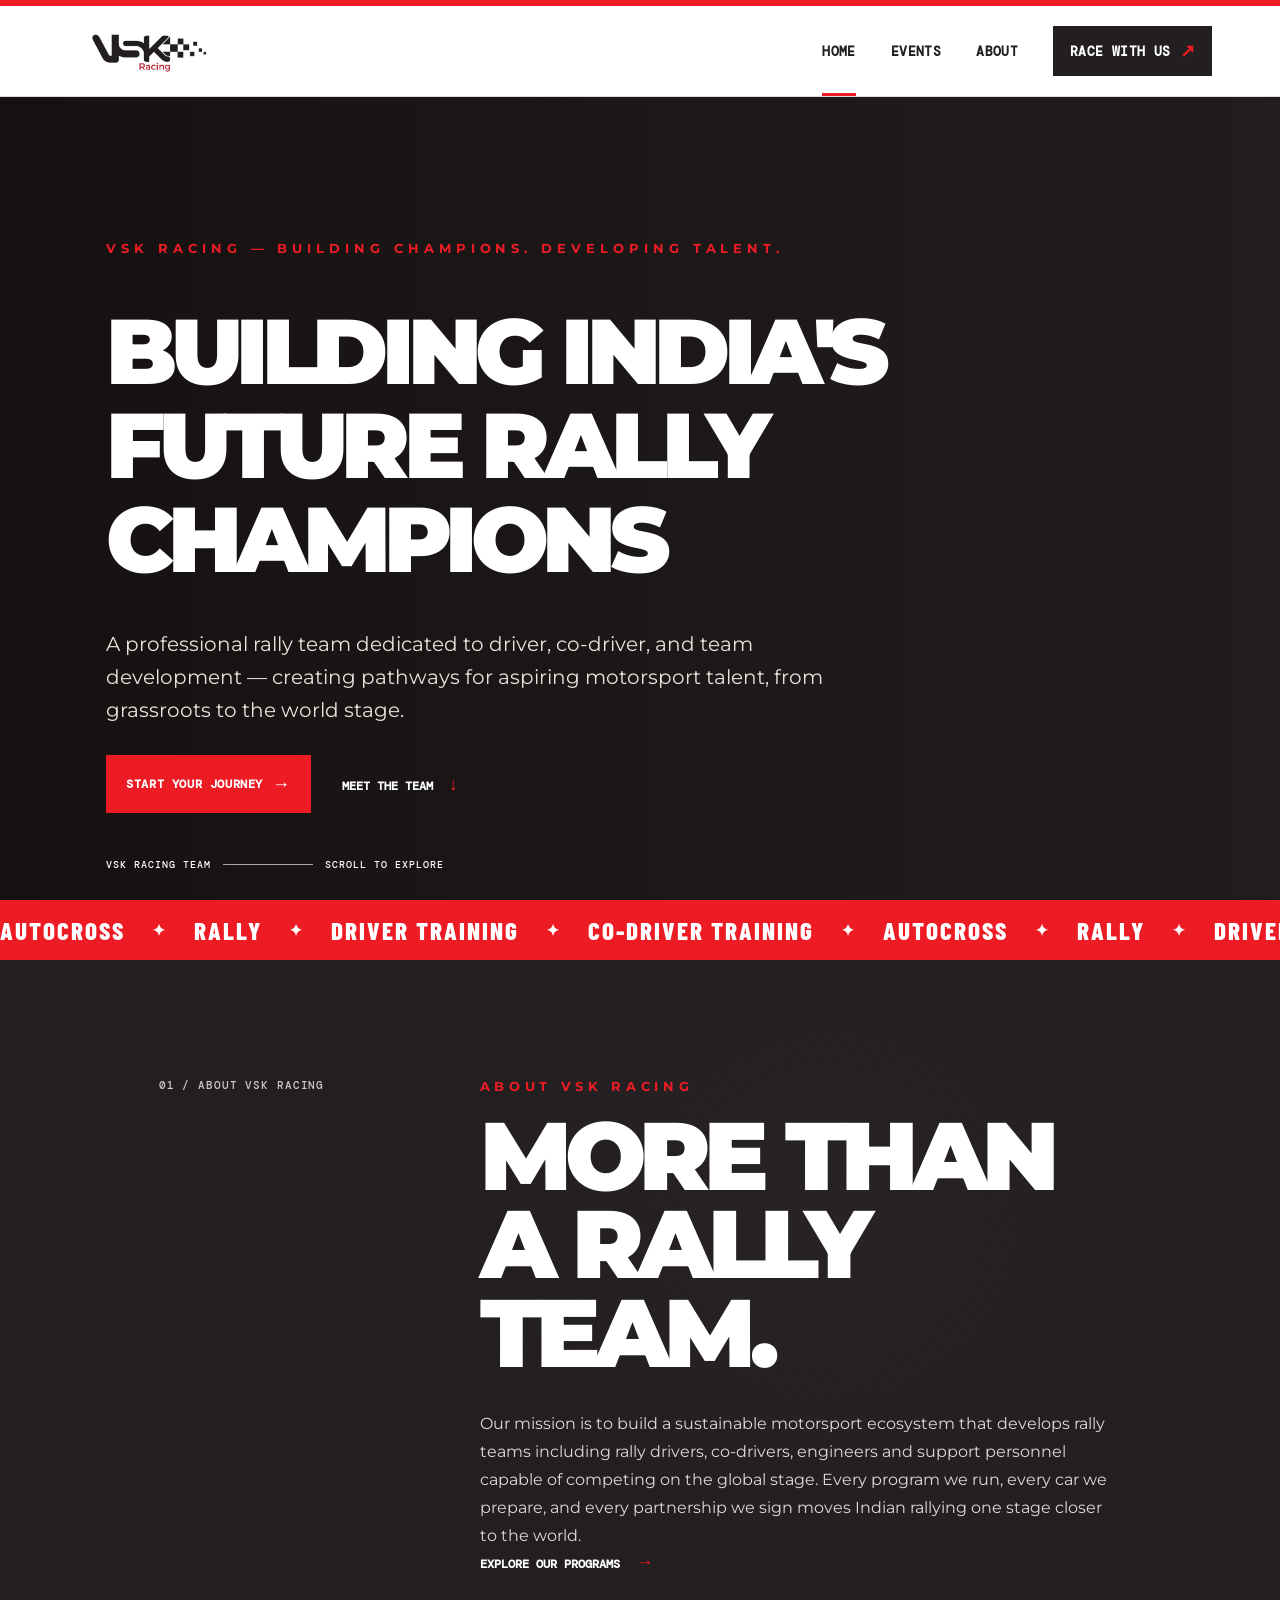
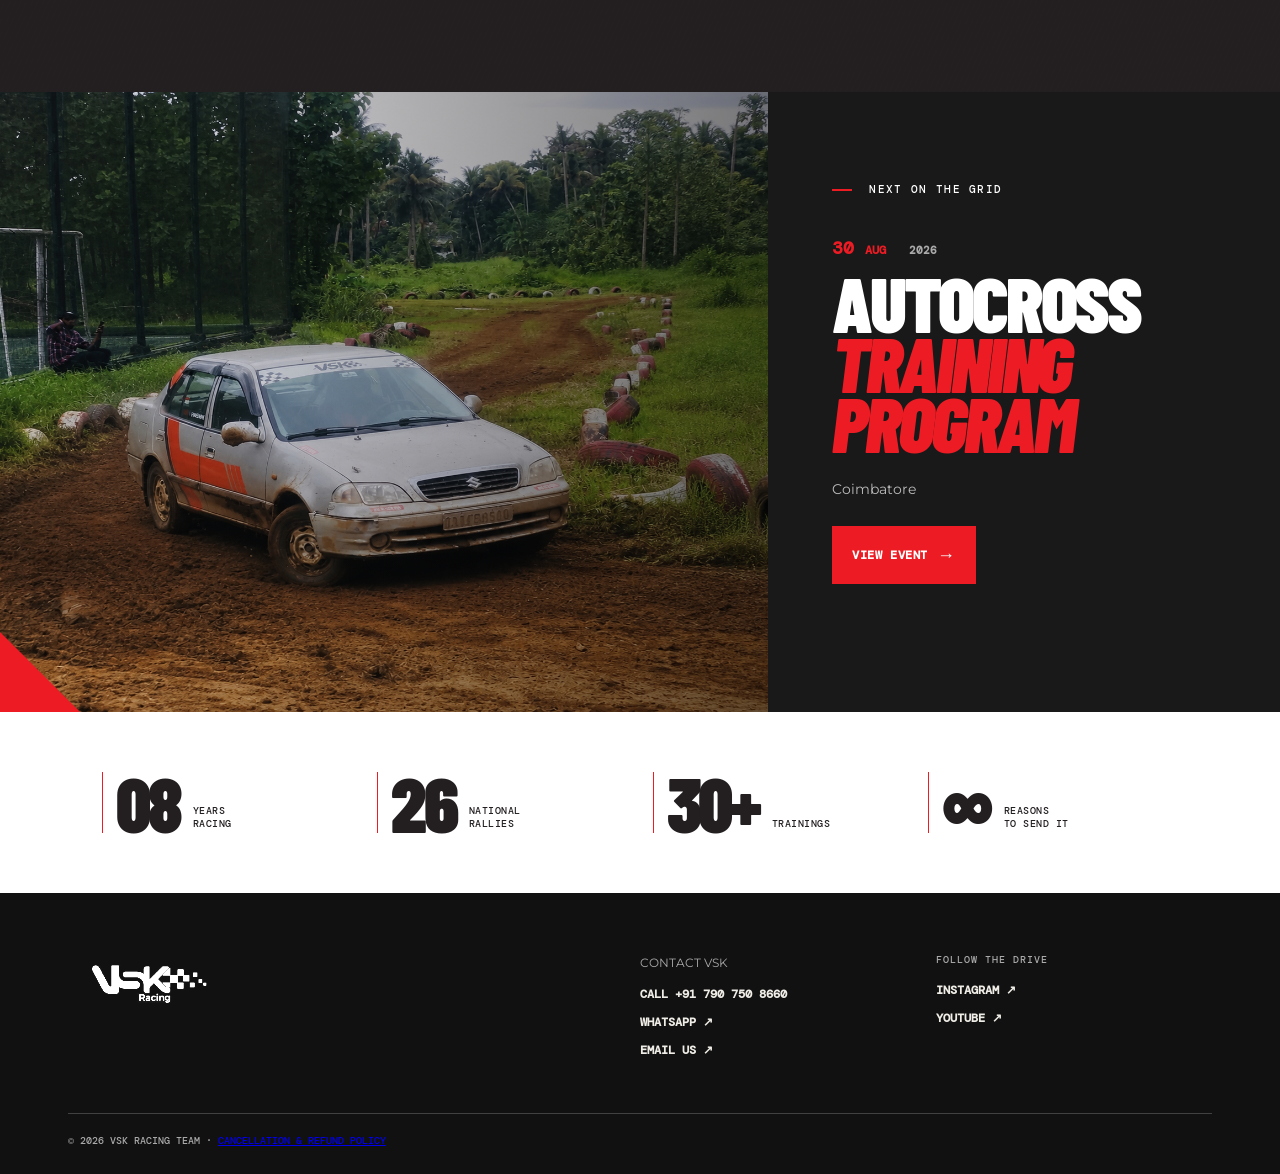
<file: index.html>
<!doctype html>
<html lang="en">
  <head>
    <meta charset="UTF-8" />
    <meta name="viewport" content="width=device-width, initial-scale=1.0" />
    <meta name="description" content="VSK Racing Team — built for the next apex." />
    <title>VSK Racing Team | Built for the Apex</title>
    <link rel="preconnect" href="https://fonts.googleapis.com" />
    <link rel="preconnect" href="https://fonts.gstatic.com" crossorigin />
    <link href="https://fonts.googleapis.com/css2?family=Barlow+Condensed:ital,wght@0,500;0,600;0,700;0,800;0,900;1,700;1,800&family=DM+Mono:wght@400;500&family=Montserrat:wght@400;500;600;700;800&display=swap" rel="stylesheet" />
    <link rel="stylesheet" href="styles.css" />
  </head>
  <body class="home-page">
    <div class="top-line"></div>
    <header class="site-header">
      <a class="brand" href="index.html" aria-label="VSK Racing Team home"><img class="brand-logo" src="assets/vsk-racing-logo.jpg" alt="VSK Racing" /></a>
      <button class="menu-toggle" aria-label="Open navigation" aria-expanded="false"><span></span><span></span></button>
      <nav class="nav-links" aria-label="Main navigation">
        <a class="active" href="index.html">HOME</a>
        <a href="events.html">EVENTS</a>
        <a href="#about">ABOUT</a>
        <a class="nav-cta" href="events.html#upcoming">RACE WITH US <span>↗</span></a>
      </nav>
    </header>

    <main>
      <section class="hero">
        <div class="hero-content">
          <p class="eyebrow">VSK RACING — BUILDING CHAMPIONS. DEVELOPING TALENT.</p>
          <h1>BUILDING INDIA'S<br />FUTURE RALLY<br /><em>CHAMPIONS</em></h1>
          <p class="hero-copy">A professional rally team dedicated to driver, co-driver, and team development — creating pathways for aspiring motorsport talent, from grassroots to the world stage.</p>
          <div class="hero-actions">
            <a class="button button-primary" href="events.html#upcoming">START YOUR JOURNEY <span>→</span></a>
            <a class="text-link" href="#about">MEET THE TEAM <span>↓</span></a>
          </div>
        </div>
        <div class="hero-foot">VSK RACING TEAM <span class="scroll-line"></span> SCROLL TO EXPLORE</div>
      </section>

      <section class="ticker" aria-label="Racing disciplines">
        <div class="ticker-track"><span>AUTOCROSS</span><b>✦</b><span>RALLY</span><b>✦</b><span>DRIVER TRAINING</span><b>✦</b><span>CO-DRIVER TRAINING</span><b>✦</b><span>AUTOCROSS</span><b>✦</b><span>RALLY</span><b>✦</b><span>DRIVER TRAINING</span><b>✦</b><span>CO-DRIVER TRAINING</span><b>✦</b></div>
      </section>

      <section id="about" class="statement section-pad">
        <div class="section-label">01 / ABOUT VSK RACING</div>
        <div class="statement-copy">
          <p class="eyebrow"><span></span> ABOUT VSK RACING</p>
          <h2>MORE THAN<br />A RALLY TEAM.</h2>
          <p>Our mission is to build a sustainable motorsport ecosystem that develops rally teams including rally drivers, co-drivers, engineers and support personnel capable of competing on the global stage. Every program we run, every car we prepare, and every partnership we sign moves Indian rallying one stage closer to the world.</p>
          <a class="text-link" href="events.html">EXPLORE OUR PROGRAMS <span>→</span></a>
        </div>
      </section>

      <section class="next-race">
        <div class="race-image"><div class="image-overlay"></div><div class="track-corner"></div></div>
        <div class="race-card">
          <p class="eyebrow"><span></span> NEXT ON THE GRID</p>
          <p class="race-date">30 <small>AUG</small> <span>2026</span></p>
          <h2>AUTOCROSS<br /><em>TRAINING PROGRAM</em></h2>
          <p>Coimbatore</p>
          <a class="button button-primary" href="events.html#upcoming">VIEW EVENT <span>→</span></a>
        </div>
      </section>

      <section class="numbers">
        <div><strong>08</strong><span>YEARS<br />RACING</span></div>
        <div><strong>26</strong><span>NATIONAL<br />RALLIES</span></div>
        <div><strong>30+</strong><span>TRAININGS</span></div>
        <div><strong>∞</strong><span>REASONS<br />TO SEND IT</span></div>
      </section>
    </main>

    <footer>
      <div><a class="brand footer-brand" href="index.html"><img class="brand-logo" src="assets/vsk-racing-logo.jpg" alt="VSK Racing" /></a></div>
      <div id="contact" class="footer-links"><p>CONTACT VSK</p><a href="tel:+917907508660">CALL +91 790 750 8660</a><a href="https://wa.me/917907508660" target="_blank" rel="noopener noreferrer">WHATSAPP ↗</a><a href="mailto:vskracingofficial@gmail.com">EMAIL US ↗</a></div>
      <div class="footer-social"><p>FOLLOW THE DRIVE</p><a href="https://www.instagram.com/vsk.racing" target="_blank" rel="noopener noreferrer">INSTAGRAM ↗</a><a href="https://www.youtube.com/@vskracing_official" target="_blank" rel="noopener noreferrer">YOUTUBE ↗</a></div>
      <p class="copyright">© 2026 VSK RACING TEAM · <a href="cancellation-refund-policy.html">CANCELLATION &amp; REFUND POLICY</a></p>
    </footer>
    <script src="script.js"></script>
  </body>
</html>
</file>
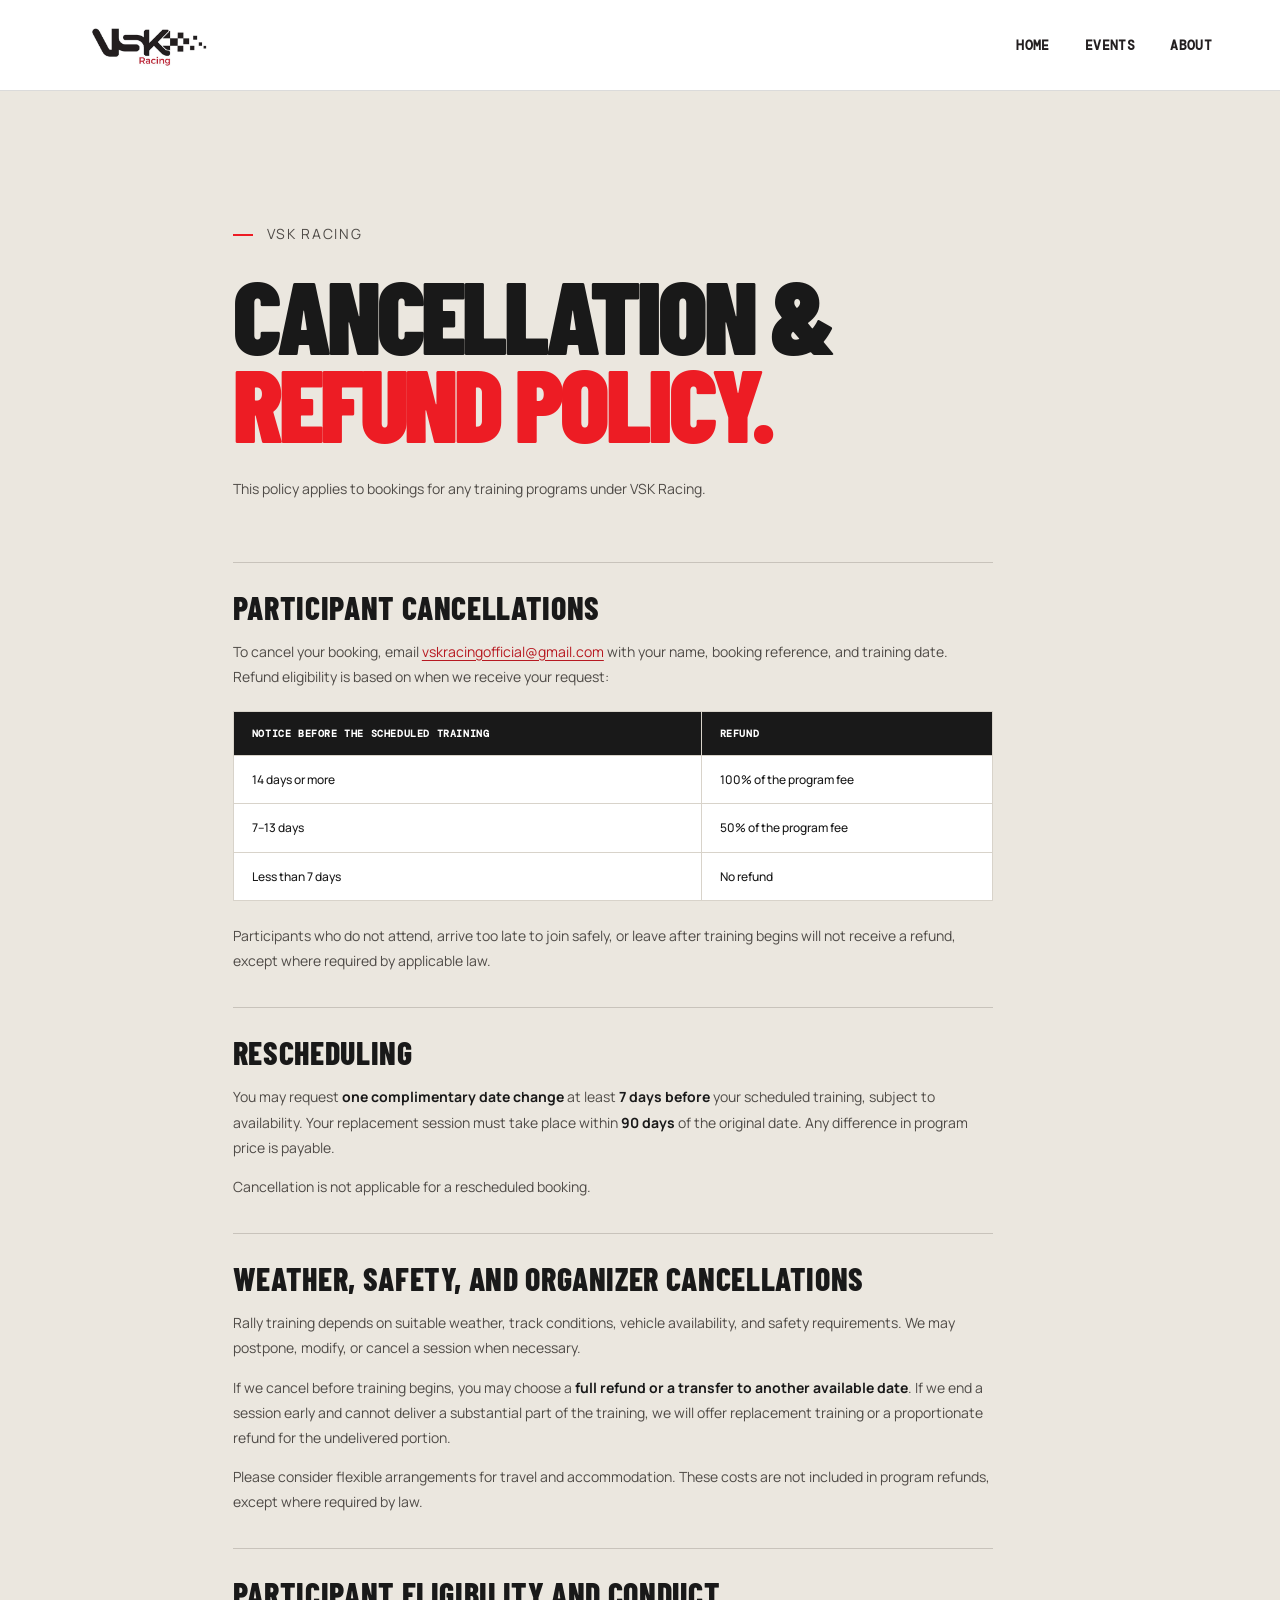
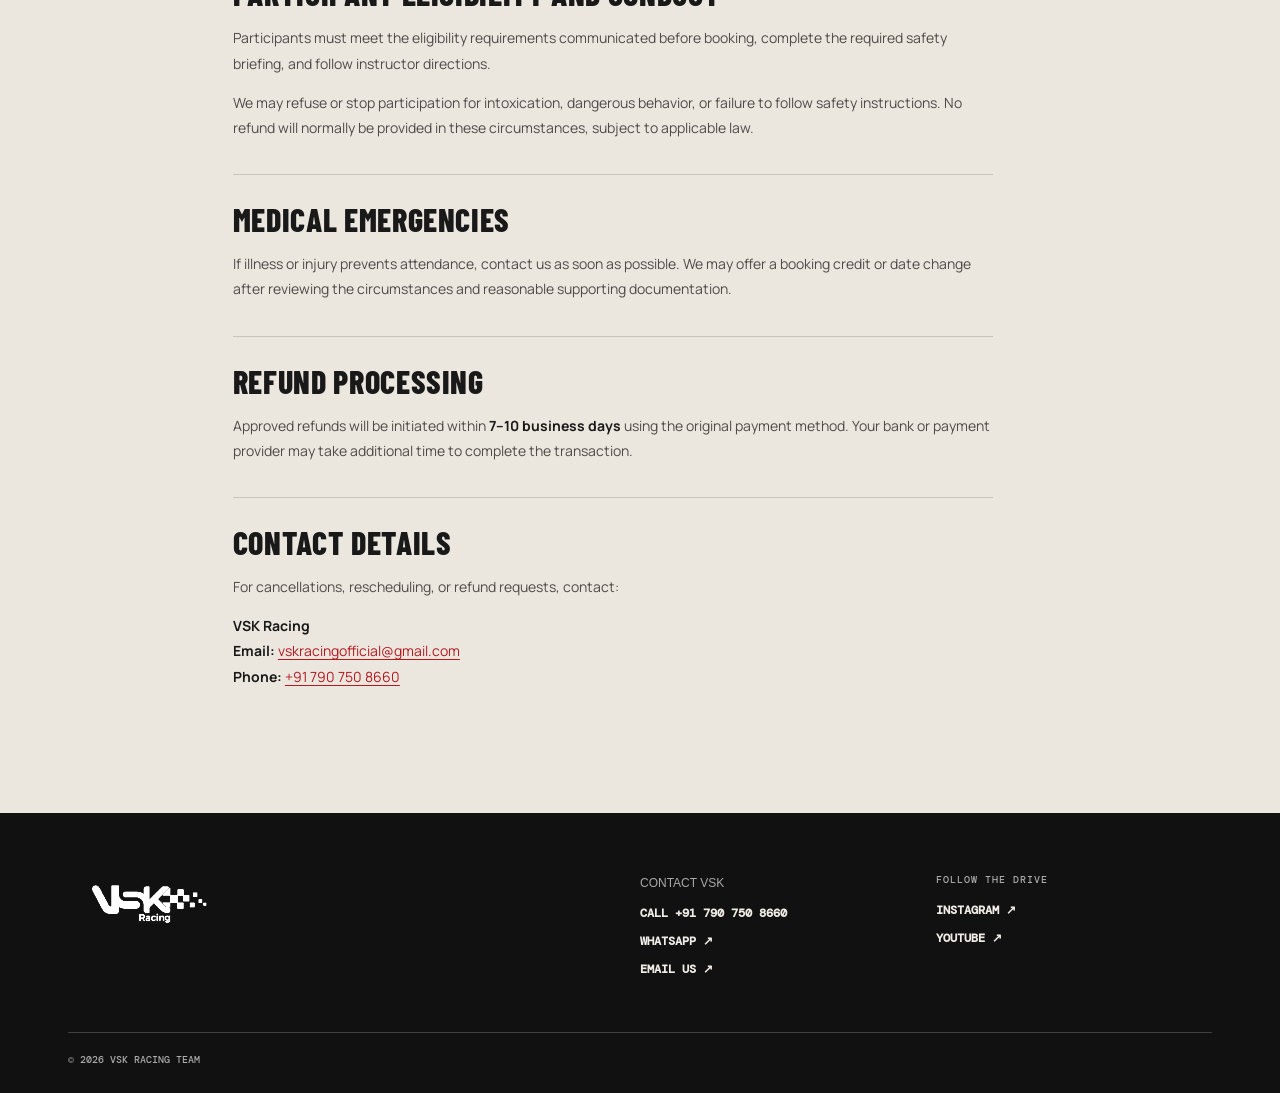
<file: cancellation-refund-policy.html>
<!doctype html>
<html lang="en">
  <head>
    <meta charset="UTF-8" />
    <meta name="viewport" content="width=device-width, initial-scale=1.0" />
    <title>Cancellation & Refund Policy | VSK Racing</title>
    <link rel="preconnect" href="https://fonts.googleapis.com">
    <link rel="preconnect" href="https://fonts.gstatic.com" crossorigin>
    <link href="https://fonts.googleapis.com/css2?family=Barlow+Condensed:ital,wght@0,500;0,600;0,700;0,800;0,900;1,700;1,800&family=DM+Mono:wght@400;500&family=Manrope:wght@400;500;600;700&display=swap" rel="stylesheet">
    <link rel="stylesheet" href="styles.css">
  </head>
  <body class="policy-page">
    <header class="site-header"><a class="brand" href="index.html"><img class="brand-logo" src="assets/vsk-racing-logo.jpg" alt="VSK Racing" /></a><nav class="nav-links" aria-label="Main navigation"><a href="index.html">HOME</a><a href="events.html">EVENTS</a><a href="index.html#about">ABOUT</a></nav></header>
    <main class="policy-main">
      <p class="eyebrow"><span></span> VSK RACING</p>
      <h1>CANCELLATION &amp;<br><em>REFUND POLICY.</em></h1>
      <p class="policy-intro">This policy applies to bookings for any training programs under VSK Racing.</p>

      <section><h2>PARTICIPANT CANCELLATIONS</h2><p>To cancel your booking, email <a href="mailto:vskracingofficial@gmail.com">vskracingofficial@gmail.com</a> with your name, booking reference, and training date. Refund eligibility is based on when we receive your request:</p><div class="policy-table-wrap"><table><thead><tr><th>NOTICE BEFORE THE SCHEDULED TRAINING</th><th>REFUND</th></tr></thead><tbody><tr><td>14 days or more</td><td>100% of the program fee</td></tr><tr><td>7–13 days</td><td>50% of the program fee</td></tr><tr><td>Less than 7 days</td><td>No refund</td></tr></tbody></table></div><p>Participants who do not attend, arrive too late to join safely, or leave after training begins will not receive a refund, except where required by applicable law.</p></section>
      <section><h2>RESCHEDULING</h2><p>You may request <strong>one complimentary date change</strong> at least <strong>7 days before</strong> your scheduled training, subject to availability. Your replacement session must take place within <strong>90 days</strong> of the original date. Any difference in program price is payable.</p><p>Cancellation is not applicable for a rescheduled booking.</p></section>
      <section><h2>WEATHER, SAFETY, AND ORGANIZER CANCELLATIONS</h2><p>Rally training depends on suitable weather, track conditions, vehicle availability, and safety requirements. We may postpone, modify, or cancel a session when necessary.</p><p>If we cancel before training begins, you may choose a <strong>full refund or a transfer to another available date</strong>. If we end a session early and cannot deliver a substantial part of the training, we will offer replacement training or a proportionate refund for the undelivered portion.</p><p>Please consider flexible arrangements for travel and accommodation. These costs are not included in program refunds, except where required by law.</p></section>
      <section><h2>PARTICIPANT ELIGIBILITY AND CONDUCT</h2><p>Participants must meet the eligibility requirements communicated before booking, complete the required safety briefing, and follow instructor directions.</p><p>We may refuse or stop participation for intoxication, dangerous behavior, or failure to follow safety instructions. No refund will normally be provided in these circumstances, subject to applicable law.</p></section>
      <section><h2>MEDICAL EMERGENCIES</h2><p>If illness or injury prevents attendance, contact us as soon as possible. We may offer a booking credit or date change after reviewing the circumstances and reasonable supporting documentation.</p></section>
      <section><h2>REFUND PROCESSING</h2><p>Approved refunds will be initiated within <strong>7–10 business days</strong> using the original payment method. Your bank or payment provider may take additional time to complete the transaction.</p></section>
      <section><h2>CONTACT DETAILS</h2><p>For cancellations, rescheduling, or refund requests, contact:</p><p><strong>VSK Racing</strong><br><strong>Email:</strong> <a href="mailto:vskracingofficial@gmail.com">vskracingofficial@gmail.com</a><br><strong>Phone:</strong> <a href="tel:+917907508660">+91 790 750 8660</a></p></section>
    </main>
    <footer><div><a class="brand footer-brand" href="index.html"><img class="brand-logo" src="assets/vsk-racing-logo.jpg" alt="VSK Racing" /></a></div><div class="footer-links"><p>CONTACT VSK</p><a href="tel:+917907508660">CALL +91 790 750 8660</a><a href="https://wa.me/917907508660" target="_blank" rel="noopener noreferrer">WHATSAPP ↗</a><a href="mailto:vskracingofficial@gmail.com">EMAIL US ↗</a></div><div class="footer-social"><p>FOLLOW THE DRIVE</p><a href="https://www.instagram.com/vsk.racing" target="_blank" rel="noopener noreferrer">INSTAGRAM ↗</a><a href="https://www.youtube.com/@vskracing_official" target="_blank" rel="noopener noreferrer">YOUTUBE ↗</a></div><p class="copyright">© 2026 VSK RACING TEAM</p></footer>
  </body>
</html>
</file>
<file: styles.css>
:root{--red:#ed2e25;--ink:#111;--cream:#f2eee7;--muted:#b8b5af;--line:rgba(17,17,17,.16)}*{box-sizing:border-box}html{scroll-behavior:smooth}body{margin:0;color:var(--ink);font-family:Manrope,Arial,sans-serif;background:var(--cream)}.top-line{height:6px;background:var(--red)}.site-header{height:91px;display:flex;align-items:center;justify-content:space-between;padding:0 5.3vw;border-bottom:1px solid var(--line);background:var(--cream);position:relative;z-index:4}.brand{display:flex;align-items:center;gap:10px;color:var(--ink);text-decoration:none;font:800 12px/10px 'Barlow Condensed';letter-spacing:.07em}.brand-mark{font:900 italic 34px/.8 'Barlow Condensed';letter-spacing:-.11em;color:var(--red);transform:skew(-8deg)}.nav-links{height:100%;display:flex;align-items:center;gap:35px;font:700 13px 'DM Mono';letter-spacing:.03em}.nav-links a{height:100%;display:flex;align-items:center;text-decoration:none;color:var(--ink);position:relative}.nav-links a:not(.nav-cta):after{content:"";position:absolute;bottom:0;left:0;width:0;height:3px;background:var(--red);transition:.2s}.nav-links a.active:after,.nav-links a:hover:after{width:100%}.nav-links .nav-cta{height:auto;color:#fff;background:var(--ink);padding:13px 17px}.nav-cta span,.button span,.text-link span{color:var(--red);font-size:18px;margin-left:9px}.menu-toggle{display:none}.hero{background:#151515;color:#fff;min-height:660px;height:calc(100vh - 97px);position:relative;overflow:hidden;isolation:isolate}.hero:after{content:"";position:absolute;z-index:-2;inset:0;background:linear-gradient(90deg,#171717 0%,rgba(23,23,23,.65) 43%,rgba(23,23,23,.02) 74%),url('https://images.unsplash.com/photo-1533900298318-6b8da08a523e?auto=format&fit=crop&w=1800&q=85') center/cover}.hero-grid{position:absolute;inset:0;z-index:-1;background-image:linear-gradient(rgba(255,255,255,.08) 1px,transparent 1px),linear-gradient(90deg,rgba(255,255,255,.08) 1px,transparent 1px);background-size:65px 65px;mask-image:linear-gradient(90deg,#000 5%,transparent 62%);opacity:.55}.speed-lines{position:absolute;width:68vw;height:2px;background:var(--red);right:-7vw;bottom:20%;transform:rotate(-20deg);box-shadow:0 20px 0 #e9e7e0,0 42px 0 var(--red)}.hero-content{position:absolute;top:50%;transform:translateY(-48%);left:12.4vw;max-width:700px}.eyebrow{font:500 11px 'DM Mono';letter-spacing:.12em;margin:0 0 24px}.eyebrow span{width:20px;height:2px;background:var(--red);display:inline-block;vertical-align:middle;margin-right:9px}.hero h1,.events-hero h1{margin:0;font:900 clamp(70px,9.3vw,150px)/.78 'Barlow Condensed';letter-spacing:-.045em}.hero h1 em,h2 em,.success-message em{color:var(--red);font-style:italic}.hero-copy{font-size:15px;line-height:1.7;max-width:400px;color:#d4d0ca;margin:32px 0}.hero-actions{display:flex;align-items:center;gap:31px}.button{font:700 12px 'DM Mono';letter-spacing:.05em;border:0;display:inline-flex;align-items:center;justify-content:center;text-decoration:none;cursor:pointer;transition:transform .2s,background .2s;color:#fff;padding:17px 20px}.button:hover{transform:translate(-3px,-3px)}.button-primary{background:var(--red)}.button-primary span{color:#fff}.text-link{font:700 12px 'DM Mono';color:#fff;text-decoration:none}.text-link.dark{color:var(--ink);display:inline-block;margin-top:26px}.hero-number{position:absolute;right:5.3vw;top:39px;font:500 15px 'DM Mono';color:#fff}.hero-foot{position:absolute;bottom:29px;left:5.3vw;font:500 10px 'DM Mono';letter-spacing:.1em;display:flex;align-items:center;gap:12px}.scroll-line{height:1px;width:90px;background:#a9a9a9}.ticker{background:var(--red);color:#fff;overflow:hidden;padding:15px 0;white-space:nowrap}.ticker-track{display:flex;align-items:center;gap:27px;animation:tick 18s linear infinite;width:max-content;font:800 25px 'Barlow Condensed';letter-spacing:.08em}.ticker b{font-size:16px}@keyframes tick{to{transform:translateX(-36%)}}.section-pad{padding:118px 12.4vw}.statement{background:var(--cream);display:grid;grid-template-columns:1fr 2fr;position:relative;min-height:560px}.section-label{font:500 11px 'DM Mono';letter-spacing:.08em}.statement-copy{max-width:690px}.statement h2,.events-heading h2,.cta-band h2{font:900 clamp(55px,7vw,105px)/.8 'Barlow Condensed';letter-spacing:-.04em;margin:0}.statement-copy .eyebrow{margin-bottom:18px}.statement-copy>p:not(.eyebrow){font-size:15px;line-height:1.75;max-width:440px;margin:33px 0 0}.big-quote{position:absolute;right:10vw;bottom:25px;font:900 245px/.6 Georgia;color:#dedbd5}.next-race{min-height:620px;display:grid;grid-template-columns:1.2fr .8fr;background:#191919;color:#fff}.race-image{position:relative;background:url('https://images.unsplash.com/photo-1504215680853-026ed2a45def?auto=format&fit=crop&w=1400&q=85') center/cover}.image-overlay{position:absolute;inset:0;background:linear-gradient(90deg,transparent,rgba(0,0,0,.5))}.track-corner{position:absolute;bottom:0;left:0;border-bottom:80px solid var(--red);border-right:80px solid transparent}.race-card{padding:90px 8vw 65px 5vw}.race-date{font:700 18px 'DM Mono';margin:40px 0 13px;color:var(--red)}.race-date small{font-size:12px}.race-date span{font-size:11px;color:#aaa;margin-left:12px}.race-card h2{font:900 clamp(53px,6vw,86px)/.78 'Barlow Condensed';letter-spacing:-.04em;margin:0}.race-card h2 em{color:var(--red)}.race-card>p:not(.eyebrow):not(.race-date){color:#bbb;font-size:14px;line-height:1.7;margin:25px 0}.numbers{background:var(--cream);padding:60px 8vw;display:grid;grid-template-columns:repeat(4,1fr);gap:25px}.numbers div{display:flex;align-items:flex-end;gap:14px;border-left:1px solid var(--red);padding-left:13px}.numbers strong{font:900 clamp(48px,6vw,85px)/.8 'Barlow Condensed';letter-spacing:-.05em}.numbers span{font:500 10px/1.3 'DM Mono';letter-spacing:.05em;margin-bottom:3px}footer{background:#111;color:#f0ede7;padding:60px 5.3vw 27px;display:grid;grid-template-columns:2fr 1fr 1fr;gap:20px;position:relative}footer .brand{color:#f0ede7}.footer-brand{margin-bottom:20px}footer p{font-size:12px;line-height:1.7;color:#aaa;margin:0}.footer-links,.footer-social{display:flex;flex-direction:column;gap:12px}.footer-links a,.footer-social a{font:700 12px 'DM Mono';color:#f0ede7;text-decoration:none}.footer-social p{font:500 10px 'DM Mono';letter-spacing:.1em;margin-bottom:4px}.copyright{grid-column:1/-1;border-top:1px solid #414141;margin-top:35px!important;padding-top:20px;font:500 10px 'DM Mono'}
/* Events */.events-hero{background:#191919;color:#fff;position:relative;overflow:hidden;padding-top:100px;padding-bottom:105px}.events-hero:after{content:'02';position:absolute;right:7vw;bottom:-53px;color:#272727;font:900 260px 'Barlow Condensed';z-index:0}.events-hero>*{position:relative;z-index:1}.events-hero>p:last-child{font-size:15px;max-width:380px;line-height:1.7;margin:29px 0 0;color:#ccc}.events-section{background:var(--cream)}.events-heading{display:flex;justify-content:space-between;align-items:end;margin-bottom:55px}.events-heading h2{font-size:clamp(55px,6vw,92px);margin-top:14px}.events-heading p{font-size:13px;line-height:1.7;color:#595754;margin:0}.event-list{border-top:2px solid var(--ink)}.event-card{display:grid;grid-template-columns:115px 1.65fr 1.1fr auto;gap:20px;align-items:center;border-bottom:1px solid var(--line);padding:27px 0;transition:background .2s}.event-card:hover{background:#ebe7df}.event-date{display:flex;align-items:center;gap:8px;padding-left:14px}.event-date b{font:800 64px/.7 'Barlow Condensed';letter-spacing:-.06em}.event-date span,.event-meta{font:500 10px/1.45 'DM Mono';letter-spacing:.05em}.event-info .tag{display:inline-block;background:var(--red);color:#fff;padding:4px 7px;font:500 9px 'DM Mono';letter-spacing:.06em}.event-info h3{font:800 27px/.95 'Barlow Condensed';margin:11px 0 6px;letter-spacing:-.015em}.event-info p{margin:0;font-size:12px;color:#5e5b56}.event-meta{display:flex;flex-direction:column;gap:8px;color:#474440}.event-card .button{font-size:10px;padding:14px 14px;white-space:nowrap}.button-outline{background:transparent;color:var(--ink);border:1px solid var(--ink)}.button-outline span{color:var(--red)}.past-section{background:#191919;color:#fff}.past-section .events-heading p{color:#aaa}.past-grid{display:grid;grid-template-columns:repeat(3,1fr);gap:22px}.past-image{height:245px;background-position:center;background-size:cover;position:relative;filter:grayscale(1)}.past-image:after{content:'';position:absolute;inset:0;background:linear-gradient(transparent,rgba(0,0,0,.65))}.past-image span{position:absolute;z-index:1;bottom:15px;left:16px;font:500 10px 'DM Mono';letter-spacing:.06em}.past-one{background-image:url('https://images.unsplash.com/photo-1541348263662-e068662d82af?auto=format&fit=crop&w=800&q=80')}.past-two{background-image:url('https://images.unsplash.com/photo-1503736334956-4c8f8e92946d?auto=format&fit=crop&w=800&q=80')}.past-three{background-image:url('https://images.unsplash.com/photo-1494905998402-395d579af36f?auto=format&fit=crop&w=800&q=80')}.past-grid h3{font:800 25px 'Barlow Condensed';letter-spacing:.01em;margin:16px 0 5px}.past-grid p{font-size:11px;color:#aaa;margin:0}.cta-band{background:var(--red);color:#fff;padding:90px 12.4vw;text-align:center}.cta-band p{font:500 11px 'DM Mono';letter-spacing:.1em;margin:0 0 15px}.cta-band h2{font-size:clamp(60px,8vw,120px);margin-bottom:35px}.cta-band h2 em{color:#111}.button-light{background:var(--cream);color:#111}.modal{position:fixed;z-index:10;inset:0;background:rgba(0,0,0,.72);display:grid;place-items:center;padding:25px;opacity:0;pointer-events:none;transition:opacity .2s}.modal.open{opacity:1;pointer-events:auto}.modal-panel{background:var(--cream);position:relative;padding:42px;max-width:570px;width:100%;max-height:90vh;overflow:auto;transform:translateY(15px);transition:transform .2s}.modal.open .modal-panel{transform:none}.close-modal{position:absolute;right:22px;top:13px;border:0;background:none;font-size:32px;cursor:pointer}.modal-panel h2{font:900 60px/.78 'Barlow Condensed';letter-spacing:-.04em;margin:0}.modal-event{font:500 11px 'DM Mono';letter-spacing:.06em;color:var(--red);margin:24px 0}form{display:grid;grid-template-columns:1fr 1fr;gap:15px}form label{display:flex;flex-direction:column;gap:7px;font:500 10px 'DM Mono';letter-spacing:.06em}form label:nth-child(1),form label:nth-child(4),form button{grid-column:1/-1}input,select{border:1px solid #aaa;background:#f8f6f1;padding:13px;font:400 13px Manrope;color:var(--ink)}form .button{margin-top:5px}.form-note{grid-column:1/-1;text-align:center;font-size:10px;color:#777;margin:0}.success-message{text-align:center;padding:25px 10px}.success-message>span{width:55px;height:55px;border-radius:50%;display:grid;place-items:center;background:var(--red);color:#fff;font-size:27px;margin:0 auto 20px}.success-message h3{font:900 52px/.8 'Barlow Condensed';letter-spacing:-.04em;margin:0}.success-message p{font-size:13px;line-height:1.6;margin:20px auto;max-width:320px}.success-message .button{margin-top:9px}
@media(max-width:760px){.site-header{height:71px;padding:0 24px}.nav-links{position:absolute;display:none;top:71px;left:0;right:0;height:auto;background:var(--cream);padding:15px 24px 25px;flex-direction:column;align-items:flex-start;gap:19px;border-bottom:1px solid var(--line)}.nav-links.open{display:flex}.nav-links a{height:auto}.nav-links .nav-cta{width:100%;justify-content:center}.menu-toggle{display:block;background:none;border:0;width:30px;height:24px;padding:2px}.menu-toggle span{display:block;height:2px;background:var(--ink);margin:6px 0}.hero{min-height:600px;height:calc(100vh - 77px)}.hero:after{background:linear-gradient(90deg,#171717 0%,rgba(23,23,23,.68) 75%,rgba(23,23,23,.4)),url('https://images.unsplash.com/photo-1533900298318-6b8da08a523e?auto=format&fit=crop&w=1800&q=85') center/cover}.hero-content{left:24px;right:24px}.hero-number{right:24px}.hero-foot{left:24px;font-size:8px}.hero h1,.events-hero h1{font-size:75px}.section-pad{padding:75px 24px}.statement{display:block;min-height:0}.statement-copy{margin-top:44px}.big-quote{font-size:150px;right:18px}.next-race{grid-template-columns:1fr}.race-image{height:275px}.race-card{padding:60px 24px}.numbers{grid-template-columns:repeat(2,1fr);padding:45px 24px}.numbers strong{font-size:57px}footer{padding:50px 24px 22px;grid-template-columns:1fr 1fr;gap:36px}.footer-social{grid-column:1/-1}.events-hero{padding-top:75px;padding-bottom:75px}.events-heading{display:block;margin-bottom:35px}.events-heading p{margin-top:18px}.event-card{grid-template-columns:76px 1fr;gap:13px;padding:24px 0}.event-date{padding-left:0}.event-date b{font-size:51px}.event-info h3{font-size:24px}.event-meta{grid-column:2;display:flex;flex-direction:row;flex-wrap:wrap;gap:7px;font-size:9px}.event-meta span:after{content:'·';margin-left:7px}.event-card .button{grid-column:2;width:max-content}.past-grid{grid-template-columns:1fr;gap:35px}.past-image{height:210px}.cta-band{padding:70px 24px}.modal-panel{padding:36px 24px 28px}form{grid-template-columns:1fr}form label:nth-child(2),form label:nth-child(3){grid-column:1/-1}}
.modal-panel.wide{max-width:820px}.registration-steps{display:flex;gap:8px;margin:25px 0}.registration-steps span{height:3px;flex:1;background:#d4d0ca}.registration-steps span.active{background:var(--red)}.form-step{display:none;grid-template-columns:1fr 1fr;gap:15px}.form-step.active{display:grid}.form-step .full,.form-step .programs,.form-step .choice-set,.form-step .payment-box,.form-step .step-actions{grid-column:1/-1}.field-help{font-size:11px;line-height:1.5;color:#6a6762;margin:0}.choice-set{border-top:1px solid var(--line);padding-top:18px}.choice-set>span{font:700 11px 'DM Mono';letter-spacing:.05em;display:block;margin-bottom:10px}.radio-list{display:flex;gap:10px;flex-wrap:wrap}.radio-list label{border:1px solid #bdb8af;padding:12px;flex:1;min-width:200px;font:500 11px/1.4 Manrope;letter-spacing:0;cursor:pointer}.radio-list input{accent-color:var(--red);margin-right:7px}.payment-box{background:#191919;color:#fff;padding:24px;display:grid;grid-template-columns:185px 1fr;align-items:center;gap:28px}.payment-box img{display:block;width:160px;height:160px;background:#fff;padding:8px}.payment-box h3{font:800 29px/.9 'Barlow Condensed';letter-spacing:.01em;margin:0 0 10px}.payment-box p{font-size:12px;line-height:1.65;color:#cac6bf;margin:0}.upload-field{border:1px dashed #999;min-height:80px;padding:15px;justify-content:center}.upload-field input{border:0;background:transparent;padding:8px 0;font-size:12px}.step-actions{display:flex;justify-content:space-between;gap:12px;margin-top:8px}.step-actions .button:first-child{margin-right:auto}.receipt-note{background:#f2e4db;border-left:3px solid var(--red);padding:13px;font-size:11px;line-height:1.55;color:#4e312d}.dashboard{background:#ebe7df;min-height:100vh}.dashboard-header{background:#191919;color:#fff;padding:27px 5.3vw;display:flex;justify-content:space-between;align-items:center}.dashboard-header .brand{color:#fff}.dashboard-header a{color:#fff;text-decoration:none;font:600 11px 'DM Mono'}.dashboard-main{padding:55px 5.3vw}.dashboard-main h1{font:900 72px/.8 'Barlow Condensed';letter-spacing:-.04em;margin:0 0 37px}.dashboard-main h1 em{color:var(--red)}.dashboard-summary{display:grid;grid-template-columns:repeat(3,1fr);gap:16px;margin-bottom:35px}.summary-card{background:#fff;padding:23px;border-left:4px solid var(--red)}.summary-card b{display:block;font:900 53px/.75 'Barlow Condensed';letter-spacing:-.04em}.summary-card span{font:500 10px 'DM Mono';letter-spacing:.06em}.dashboard-table-wrap{background:#fff;overflow:auto}.dashboard-toolbar{padding:18px 20px;border-bottom:1px solid var(--line);display:flex;justify-content:space-between;gap:20px;align-items:center}.dashboard-toolbar h2{margin:0;font:800 27px 'Barlow Condensed';letter-spacing:.02em}.status-key{font:500 10px 'DM Mono';color:#666}.dashboard-table{width:100%;border-collapse:collapse;min-width:770px}.dashboard-table th,.dashboard-table td{text-align:left;padding:15px 20px;border-bottom:1px solid #e4e0db;font-size:12px}.dashboard-table th{font:500 10px 'DM Mono';letter-spacing:.06em;color:#666;background:#faf9f7}.status{display:inline-block;padding:5px 8px;background:#f4e4dc;color:#a33225;font:500 9px 'DM Mono';letter-spacing:.05em}.status.verified{background:#deeee5;color:#17643c}.dashboard-empty{text-align:center;padding:55px 20px;color:#777;font-size:13px}.dashboard-empty b{display:block;color:#111;font:800 29px 'Barlow Condensed';margin-bottom:6px}@media(max-width:760px){.modal-panel.wide{padding:35px 20px}.form-step.active{grid-template-columns:1fr}.form-step .full,.form-step .programs,.form-step .choice-set,.form-step .payment-box,.form-step .step-actions{grid-column:1}.payment-box{grid-template-columns:1fr;justify-items:center;text-align:center}.dashboard-summary{grid-template-columns:1fr}.dashboard-main{padding:40px 22px}.dashboard-main h1{font-size:58px}.dashboard-header{padding:22px}.radio-list{display:block}.radio-list label{display:block;margin-bottom:8px}}
:root{--red:#ED1C24!important;--ink:#231F20!important;--cream:#fff!important;--line:rgba(35,31,32,.16)!important}body{font-family:Montserrat,Arial,sans-serif!important}.brand-logo{display:block;width:164px;height:58px;object-fit:contain;mix-blend-mode:multiply}.footer-brand .brand-logo{filter:invert(1) grayscale(1) brightness(3);mix-blend-mode:screen}
.dashboard-header .brand{width:164px;height:58px;background:url('assets/vsk-racing-logo.jpg') center/contain no-repeat;filter:invert(1) grayscale(1) brightness(3)}.dashboard-header .brand>*{display:none}
.home-page .hero{min-height:780px;height:calc(100vh - 97px);background:#231F20}.home-page .hero:after{background:linear-gradient(90deg,rgba(15,10,8,.60) 0%,rgba(15,10,8,.25) 55%,rgba(15,10,8,.10) 100%),url('assets/rally-hero.png') center/cover}.home-page .hero-grid,.home-page .speed-lines,.home-page .hero-number{display:none}.home-page .hero-content{left:8.3vw;top:52%;max-width:1500px}.home-page .hero .eyebrow{color:#ED1C24;font:700 13px Montserrat,Arial,sans-serif;letter-spacing:.38em;margin-bottom:48px}.home-page .hero .eyebrow span{display:none}.home-page .hero h1{font:900 clamp(64px,7.2vw,128px)/1.02 Montserrat,Arial,sans-serif;letter-spacing:-.07em;max-width:1450px}.home-page .hero h1 em{color:#fff;font-style:normal}.home-page .hero-copy{font:400 20px/1.65 Montserrat,Arial,sans-serif;color:#e8e3df;max-width:760px;margin:42px 0 0}.home-page .hero-actions{margin-top:28px}.home-page .hero-foot{left:8.3vw;color:#fff}@media(max-width:760px){.home-page .hero{min-height:690px}.home-page .hero:after{background:linear-gradient(90deg,rgba(15,10,8,.7),rgba(15,10,8,.34)),url('assets/rally-hero.png') 58% center/cover}.home-page .hero-content{left:24px;right:20px}.home-page .hero .eyebrow{font-size:9px;letter-spacing:.2em;margin-bottom:27px}.home-page .hero h1{font-size:55px;letter-spacing:-.06em}.home-page .hero-copy{font-size:14px;margin-top:28px}.home-page .hero-foot{left:24px}}
.home-page .hero:after{background:linear-gradient(90deg,rgba(15,10,8,.62) 0%,rgba(15,10,8,.28) 56%,rgba(15,10,8,.12) 100%),url('https://be.alpinestars.com/cdn/shop/files/OT1.png?v=1752582217&width=3000') center/cover}@media(max-width:760px){.home-page .hero:after{background:linear-gradient(90deg,rgba(15,10,8,.72),rgba(15,10,8,.35)),url('https://be.alpinestars.com/cdn/shop/files/OT1.png?v=1752582217&width=3000') 58% center/cover}}
.home-page .hero:after{background:linear-gradient(90deg,rgba(15,10,8,.66) 0%,rgba(15,10,8,.30) 56%,rgba(15,10,8,.10) 100%),url('https://images.unsplash.com/photo-1656968396424-9c934c656624?auto=format&fit=crop&fm=jpg&q=85&w=3000') center/cover}@media(max-width:760px){.home-page .hero:after{background:linear-gradient(90deg,rgba(15,10,8,.74),rgba(15,10,8,.35)),url('https://images.unsplash.com/photo-1656968396424-9c934c656624?auto=format&fit=crop&fm=jpg&q=85&w=3000') 58% center/cover}}
.statement{background:#231F20;color:#fff;min-height:620px}.statement:before{content:'';position:absolute;inset:0;opacity:.20;background:radial-gradient(circle at 65% 35%,rgba(255,255,255,.10),transparent 42%),repeating-linear-gradient(115deg,rgba(255,255,255,.035) 0 1px,transparent 1px 5px)}.statement>*{position:relative;z-index:1}.statement .section-label{color:#cfc9c7}.statement-copy .eyebrow{color:#ED1C24;font:700 13px Montserrat,Arial,sans-serif;letter-spacing:.36em}.statement-copy .eyebrow span{display:none}.statement h2{font:900 clamp(58px,7.5vw,118px)/.92 Montserrat,Arial,sans-serif;letter-spacing:-.07em;color:#fff}.statement-copy>p:not(.eyebrow){color:#dfd9d6;font:400 16px/1.75 Montserrat,Arial,sans-serif;max-width:700px}.statement .text-link{margin-top:30px}.statement .big-quote{display:none}@media(max-width:760px){.statement{min-height:0}.statement-copy .eyebrow{font-size:10px;letter-spacing:.22em}.statement h2{font-size:57px}.statement-copy>p:not(.eyebrow){font-size:14px}}
.next-race .race-image{background-image:url('assets/autocross-training-car-mirrored.png');background-position:center 57%}
.past-one { background-image: url('assets/past-rally-august.jpg'); }
.past-two { background-image: url('assets/past-rally-kottayam.png'); }
.past-three { background-image: url('assets/past-rally-thrissur.png'); }
.payment-policy-link{grid-column:1/-1;margin:0;font:500 11px/1.5 Manrope;color:#615d57}.payment-policy-link a{color:#a33225;font-weight:700;text-underline-offset:3px}
.policy-page{background:#ebe7df;color:#191919}.policy-main{max-width:950px;margin:0 auto;padding:130px 5.3vw 90px}.policy-main h1{font:900 clamp(54px,8vw,110px)/.86 'Barlow Condensed';letter-spacing:-.04em;margin:22px 0 30px}.policy-main h1 em{font-style:normal;color:var(--red)}.policy-intro{max-width:680px;font:500 18px/1.7 Manrope;color:#4f4b47;margin:0 0 60px}.policy-main section{max-width:760px;border-top:1px solid #c8c3bb;padding:28px 0 20px}.policy-main h2{font:800 32px/1 'Barlow Condensed';letter-spacing:.02em;margin:0 0 16px}.policy-main p{font:400 14px/1.8 Manrope;color:#4f4b47}.policy-main a{color:#b71921;text-decoration-thickness:1px;text-underline-offset:3px}.policy-main strong{color:#191919}.policy-table-wrap{overflow:auto;margin:22px 0}.policy-main table{border-collapse:collapse;width:100%;min-width:520px;background:#fff}.policy-main th,.policy-main td{padding:15px 18px;border:1px solid #d8d3ca;text-align:left;font:500 12px/1.45 Manrope}.policy-main th{background:#191919;color:#fff;font:600 10px 'DM Mono';letter-spacing:.06em}@media(max-width:760px){.policy-main{padding:105px 24px 65px}.policy-main h1{font-size:57px}.policy-intro{font-size:15px;margin-bottom:40px}.policy-main h2{font-size:28px}}
.radio-list .program-option{display:flex;flex-direction:column;align-items:center;gap:7px;text-align:center}.radio-list .program-option input{margin:0}.radio-list .program-option strong{font:700 13px Manrope;line-height:1.35}.radio-list .program-option small{display:block;font:400 10px/1.55 Manrope;color:#5f5b56}.radio-list .program-option small:last-child{font-weight:700;color:#5f5b56}.captcha-dialog{position:absolute;inset:0;z-index:5;display:grid;place-items:center;padding:24px;background:rgba(25,25,25,.66)}.captcha-dialog[hidden]{display:none}.captcha-card{width:min(100%,370px);background:#fff;padding:28px;border-top:4px solid var(--red);box-shadow:0 16px 50px rgba(0,0,0,.25)}.captcha-card h3{margin:0 0 10px;font:800 30px/.95 'Barlow Condensed';letter-spacing:.02em}.captcha-card p{font-size:12px;line-height:1.55;color:#5f5b56}.captcha-question{font:800 25px 'Barlow Condensed';letter-spacing:.04em;color:#191919}.captcha-card input{width:100%;margin:10px 0 5px;padding:12px;border:1px solid #bbb5ac;font:600 16px Manrope}.captcha-error{min-height:18px;margin:5px 0 12px;color:#a33225;font-size:11px}
.dashboard-login{max-width:520px;background:#fff;padding:34px;border-left:4px solid var(--red)}.dashboard-login>p:not(.eyebrow){color:#666;font-size:14px;line-height:1.65;margin:-18px 0 24px}.admin-login-form{display:grid;gap:15px}.admin-login-form label{display:grid;gap:8px;font:600 10px 'DM Mono';letter-spacing:.08em}.admin-login-form input{border:1px solid #cfcac2;background:#fff;padding:13px;font:500 14px Manrope}.admin-login-form .button{justify-self:start}.login-error{background:#f4e4dc;border-left:3px solid var(--red);padding:10px 12px;color:#8e2b22;font-size:12px;line-height:1.45}.dashboard-heading{display:flex;justify-content:space-between;align-items:flex-start;gap:24px}.dashboard-heading .button{margin-top:5px}@media(max-width:760px){.dashboard-login{padding:25px 20px}.dashboard-heading{display:block}.dashboard-heading .button{margin:-17px 0 24px}}
</file>
